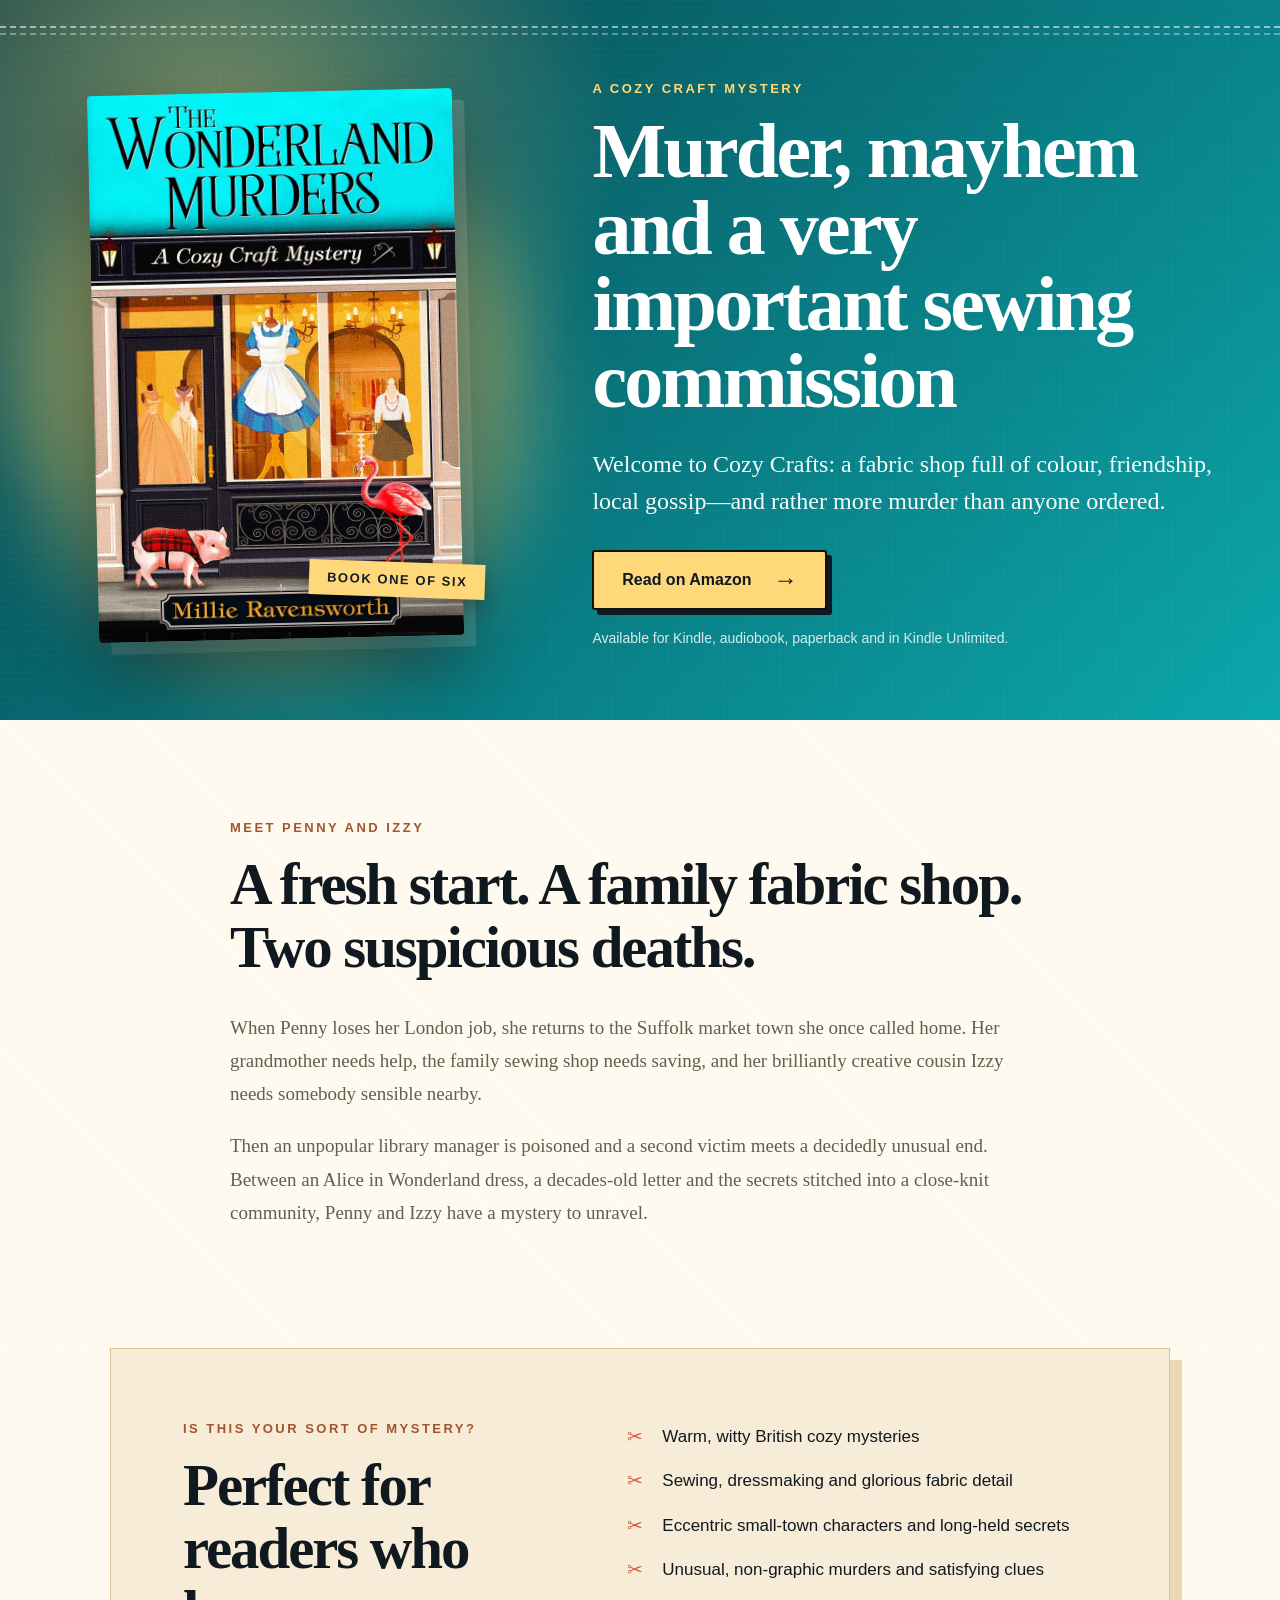
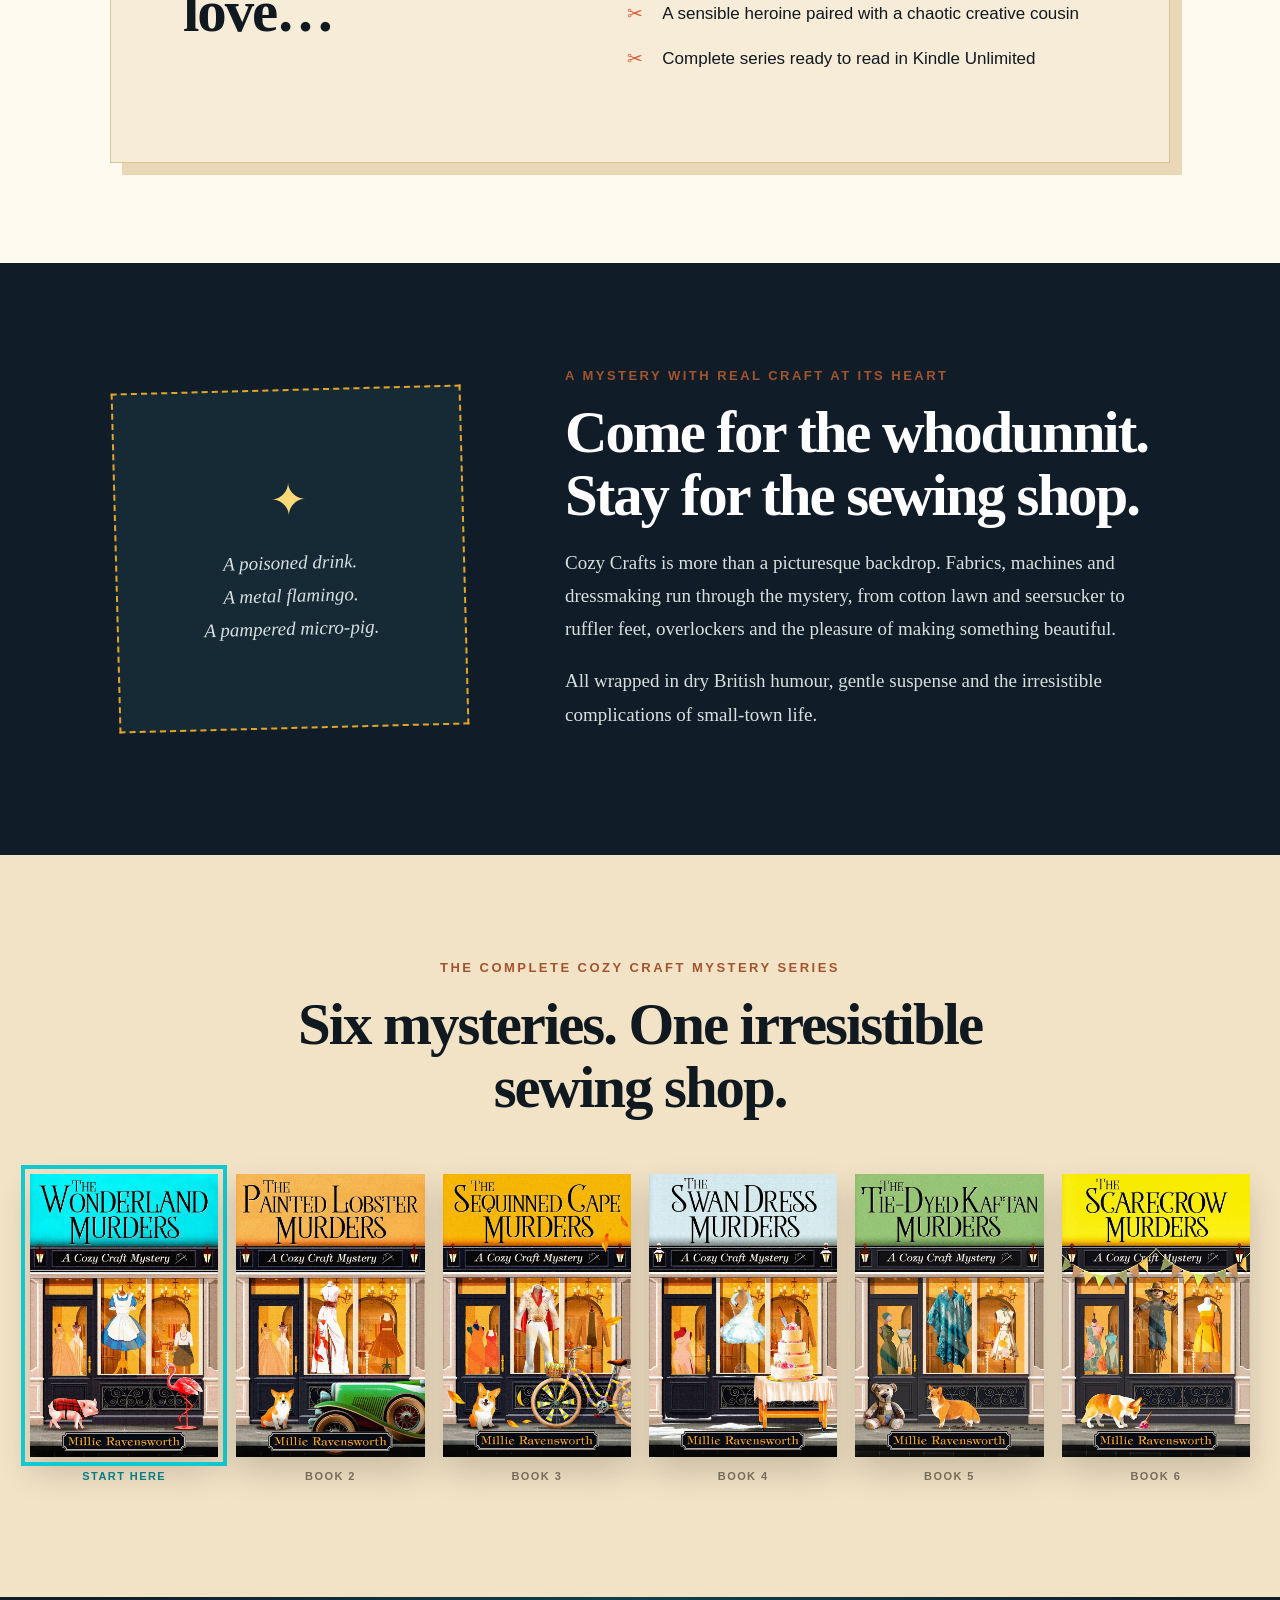
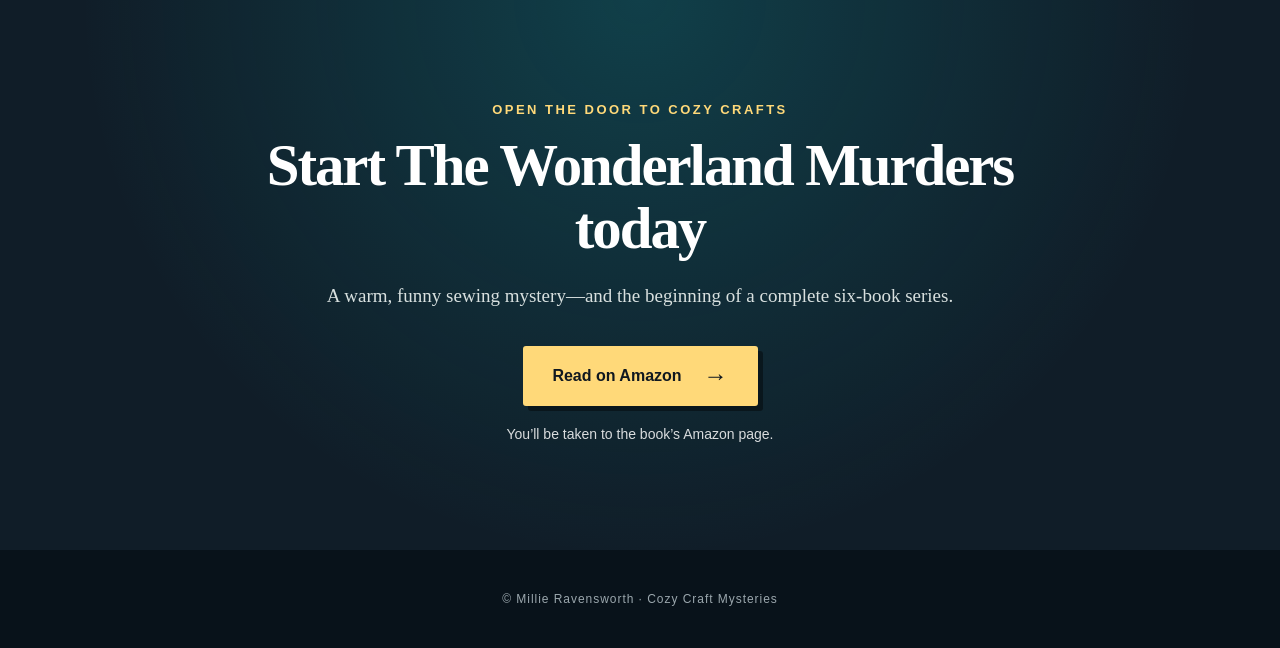
<file: index.html>
<!doctype html>
<html lang="en">
<head>
  <meta charset="utf-8">
  <meta name="viewport" content="width=device-width, initial-scale=1">
  <title>The Wonderland Murders | Millie Ravensworth</title>
  <meta name="description" content="A warm, witty British cozy mystery set in a sewing shop. Start the complete six-book Cozy Craft Mystery series.">
  <meta property="og:title" content="The Wonderland Murders by Millie Ravensworth">
  <meta property="og:description" content="Murder, mayhem and a very important sewing commission.">
  <meta property="og:type" content="book">
  <meta property="og:image" content="https://millie.goodyandgrant.com/images/wonderland.webp">
  <link rel="stylesheet" href="style.css">

  <!-- Meta Pixel Code -->
  <script>
    !function(f,b,e,v,n,t,s)
    {if(f.fbq)return;n=f.fbq=function(){n.callMethod?
    n.callMethod.apply(n,arguments):n.queue.push(arguments)};
    if(!f._fbq)f._fbq=n;n.push=n;n.loaded=!0;n.version='2.0';
    n.queue=[];t=b.createElement(e);t.async=!0;
    t.src=v;s=b.getElementsByTagName(e)[0];
    s.parentNode.insertBefore(t,s)}(window,document,'script',
    'https://connect.facebook.net/en_US/fbevents.js');
    fbq('init', '1675630076082042');
    fbq('track', 'PageView');
  </script>
  <!-- End Meta Pixel Code -->
</head>
<body>
  <noscript><img height="1" width="1" style="display:none" src="https://www.facebook.com/tr?id=1675630076082042&amp;ev=PageView&amp;noscript=1" alt=""></noscript>

  <main>
    <section class="hero">
      <div class="stitch-line stitch-line--top" aria-hidden="true"></div>
      <div class="hero-inner">
        <div class="cover-stage">
          <div class="cover-halo" aria-hidden="true"></div>
          <img class="hero-cover" src="images/wonderland.webp" alt="The Wonderland Murders by Millie Ravensworth" width="731" height="1100">
          <div class="series-tab">Book one of six</div>
        </div>

        <div class="hero-copy">
          <p class="eyebrow">A Cozy Craft Mystery</p>
          <h1>Murder, mayhem and a very important sewing commission</h1>
          <p class="standfirst">Welcome to Cozy Crafts: a fabric shop full of colour, friendship, local gossip—and rather more murder than anyone ordered.</p>
          <a class="amazon-button" href="thank-you-wonderland.html">Read on Amazon <span aria-hidden="true">→</span></a>
          <p class="availability">Available for Kindle, audiobook, paperback and in Kindle Unlimited.</p>
        </div>
      </div>
    </section>

    <section class="promise-section">
      <div class="narrow">
        <p class="section-kicker">Meet Penny and Izzy</p>
        <h2>A fresh start. A family fabric shop. Two suspicious deaths.</h2>
        <p class="lead-copy">When Penny loses her London job, she returns to the Suffolk market town she once called home. Her grandmother needs help, the family sewing shop needs saving, and her brilliantly creative cousin Izzy needs somebody sensible nearby.</p>
        <p>Then an unpopular library manager is poisoned and a second victim meets a decidedly unusual end. Between an Alice in Wonderland dress, a decades-old letter and the secrets stitched into a close-knit community, Penny and Izzy have a mystery to unravel.</p>
      </div>
    </section>

    <section class="reader-section">
      <div class="reader-card">
        <div>
          <p class="section-kicker">Is this your sort of mystery?</p>
          <h2>Perfect for readers who love…</h2>
        </div>
        <ul>
          <li>Warm, witty British cozy mysteries</li>
          <li>Sewing, dressmaking and glorious fabric detail</li>
          <li>Eccentric small-town characters and long-held secrets</li>
          <li>Unusual, non-graphic murders and satisfying clues</li>
          <li>A sensible heroine paired with a chaotic creative cousin</li>
          <li>Complete series ready to read in Kindle Unlimited</li>
        </ul>
      </div>
    </section>

    <section class="details-section">
      <div class="details-grid">
        <div class="flamingo-card" aria-hidden="true">
          <span class="flamingo">✦</span>
          <p>A poisoned drink.<br>A metal flamingo.<br>A pampered micro-pig.</p>
        </div>
        <div>
          <p class="section-kicker">A mystery with real craft at its heart</p>
          <h2>Come for the whodunnit. Stay for the sewing shop.</h2>
          <p>Cozy Crafts is more than a picturesque backdrop. Fabrics, machines and dressmaking run through the mystery, from cotton lawn and seersucker to ruffler feet, overlockers and the pleasure of making something beautiful.</p>
          <p>All wrapped in dry British humour, gentle suspense and the irresistible complications of small-town life.</p>
        </div>
      </div>
    </section>

    <section class="series-section">
      <div class="series-heading">
        <p class="section-kicker">The complete Cozy Craft Mystery series</p>
        <h2>Six mysteries. One irresistible sewing shop.</h2>
      </div>
      <div class="book-row">
        <figure class="book-card book-card--first">
          <img src="images/wonderland.webp" alt="The Wonderland Murders" width="500" height="752" loading="lazy">
          <figcaption>Start here</figcaption>
        </figure>
        <figure class="book-card">
          <img src="images/painted-lobster.webp" alt="The Painted Lobster Murders" width="500" height="752" loading="lazy">
          <figcaption>Book 2</figcaption>
        </figure>
        <figure class="book-card">
          <img src="images/sequinned-cape.webp" alt="The Sequinned Cape Murders" width="500" height="752" loading="lazy">
          <figcaption>Book 3</figcaption>
		  </figure>
        <figure class="book-card">
          <img src="images/swan-dress.webp" alt="The Swan Dress Murders" width="500" height="752" loading="lazy">
          <figcaption>Book 4</figcaption>
        </figure>
        <figure class="book-card">
          <img src="images/tie-dyed-kaftan.webp" alt="The Tie-Dyed Kaftan Murders" width="500" height="752" loading="lazy">
          <figcaption>Book 5</figcaption>
        </figure>
        <figure class="book-card">
          <img src="images/scarecrow.webp" alt="The Scarecrow Murders" width="500" height="752" loading="lazy">
          <figcaption>Book 6</figcaption>
    
        </figure>
      </div>
    </section>

    <section class="final-cta">
      <div>
        <p class="eyebrow">Open the door to Cozy Crafts</p>
        <h2>Start The Wonderland Murders today</h2>
        <p>A warm, funny sewing mystery—and the beginning of a complete six-book series.</p>
        <a class="amazon-button amazon-button--dark" href="thank-you-wonderland.html">Read on Amazon <span aria-hidden="true">→</span></a>
        <p class="availability">You’ll be taken to the book’s Amazon page.</p>
      </div>
    </section>
  </main>

  <footer><p>© Millie Ravensworth · Cozy Craft Mysteries</p></footer>
</body>
</html>
</file>
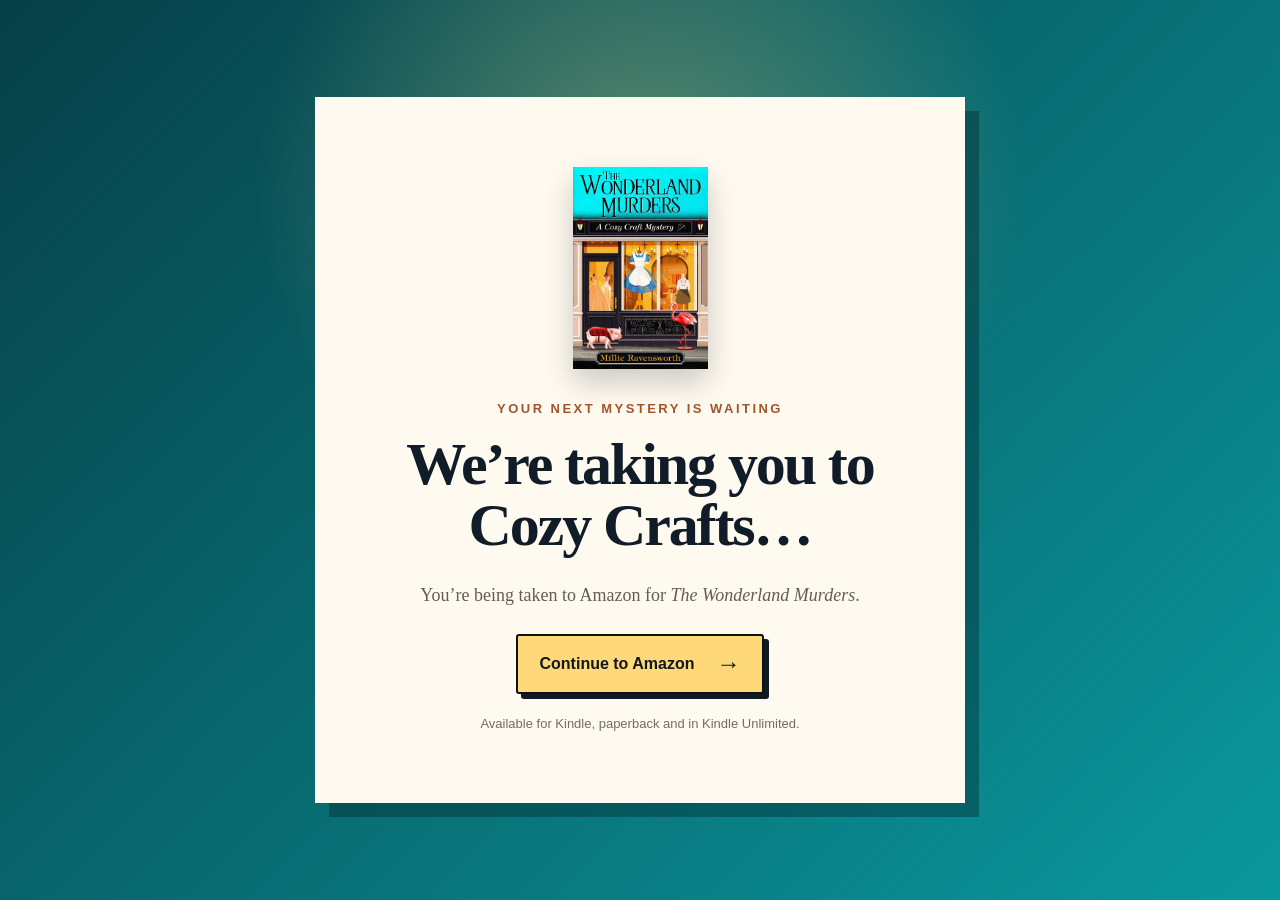
<file: thank-you-wonderland.html>
<!doctype html>
<html lang="en">
<head>
  <meta charset="utf-8">
  <meta name="viewport" content="width=device-width, initial-scale=1">
  <title>Taking you to Amazon | The Wonderland Murders</title>
  <meta name="robots" content="noindex">
  <link rel="stylesheet" href="style.css">

  <!-- Meta Pixel Code -->
  <script>
    !function(f,b,e,v,n,t,s)
    {if(f.fbq)return;n=f.fbq=function(){n.callMethod?
    n.callMethod.apply(n,arguments):n.queue.push(arguments)};
    if(!f._fbq)f._fbq=n;n.push=n;n.loaded=!0;n.version='2.0';
    n.queue=[];t=b.createElement(e);t.async=!0;
    t.src=v;s=b.getElementsByTagName(e)[0];
    s.parentNode.insertBefore(t,s)}(window,document,'script',
    'https://connect.facebook.net/en_US/fbevents.js');
    fbq('init', '1675630076082042');
    fbq('track', 'PageView');
    fbq('trackCustom', 'MillieAmazonClick', {
      book: 'The Wonderland Murders',
      series: 'Cozy Craft Mysteries'
    });
  </script>
  <!-- End Meta Pixel Code -->
</head>
<body>
  <noscript><img height="1" width="1" style="display:none" src="https://www.facebook.com/tr?id=1675630076082042&amp;ev=PageView&amp;noscript=1" alt=""></noscript>

  <main class="redirect-page">
    <div class="redirect-card">
      <img src="images/wonderland.webp" alt="The Wonderland Murders" width="170" height="256">
      <p class="eyebrow">Your next mystery is waiting</p>
      <h1>We’re taking you to Cozy Crafts…</h1>
      <p>You’re being taken to Amazon for <em>The Wonderland Murders</em>.</p>
      <a class="amazon-button" href="https://readerlinks.com/l/5546287">Continue to Amazon <span aria-hidden="true">→</span></a>
      <p class="redirect-note">Available for Kindle, paperback and in Kindle Unlimited.</p>
    </div>
  </main>

  <script>
    window.setTimeout(function () {
      window.location.assign('https://readerlinks.com/l/5546287');
    }, 1800);
  </script>
</body>
</html>
</file>
<file: style.css>
:root {
  --ink: #101820;
  --navy: #101d28;
  --navy-soft: #1b2c38;
  --cream: #fffaf0;
  --paper: #f7ecd7;
  --gold: #e4a427;
  --gold-light: #ffd979;
  --turquoise: #12c9cf;
  --coral: #d75c3f;
  --muted: #665d51;
}

* {
  box-sizing: border-box;
}

html {
  scroll-behavior: smooth;
}

body {
  margin: 0;
  background: var(--cream);
  color: var(--ink);
  font-family: Georgia, "Times New Roman", serif;
}

a {
  color: inherit;
}

.hero {
  position: relative;
  overflow: hidden;
  background:
    radial-gradient(circle at 16% 18%, rgba(255, 217, 121, 0.44), transparent 26rem),
    linear-gradient(135deg, #073f47 0%, #08727a 48%, #0aa8ac 100%);
  color: white;
}

.hero::after {
  content: "";
  position: absolute;
  inset: 0;
  opacity: 0.14;
  pointer-events: none;
  background-image:
    repeating-linear-gradient(0deg, transparent 0 5px, rgba(255,255,255,.35) 6px),
    repeating-linear-gradient(90deg, transparent 0 6px, rgba(0,0,0,.22) 7px);
}

.stitch-line {
  position: absolute;
  z-index: 2;
  left: 0;
  right: 0;
  height: 9px;
  border-top: 2px dashed rgba(255,255,255,.55);
  border-bottom: 2px dashed rgba(255,255,255,.35);
}

.stitch-line--top {
  top: 26px;
}

.hero-inner {
  position: relative;
  z-index: 1;
  width: min(1160px, calc(100% - 40px));
  min-height: 720px;
  margin: auto;
  padding: 80px 0 70px;
  display: grid;
  grid-template-columns: minmax(300px, 430px) minmax(360px, 1fr);
  align-items: center;
  gap: clamp(50px, 8vw, 110px);
}

.cover-stage {
  position: relative;
  justify-self: center;
}

.cover-halo {
  position: absolute;
  inset: 7% -18% -5%;
  background: rgba(255, 210, 97, .46);
  filter: blur(45px);
  border-radius: 50%;
}

.hero-cover {
  position: relative;
  display: block;
  width: min(365px, 75vw);
  height: auto;
  border-radius: 4px;
  box-shadow: 0 30px 70px rgba(0, 18, 23, .52), 12px 12px 0 rgba(255,255,255,.15);
  transform: rotate(-1.3deg);
}

.series-tab {
  position: absolute;
  right: -28px;
  bottom: 42px;
  background: var(--gold-light);
  color: var(--navy);
  padding: 11px 18px;
  font: 800 13px/1 Arial, sans-serif;
  text-transform: uppercase;
  letter-spacing: .12em;
  transform: rotate(2deg);
  box-shadow: 0 8px 18px rgba(0,0,0,.25);
}

.eyebrow,
.section-kicker {
  margin: 0 0 17px;
  font: 800 13px/1.2 Arial, sans-serif;
  text-transform: uppercase;
  letter-spacing: .19em;
}

.eyebrow {
  color: var(--gold-light);
}

.section-kicker {
  color: #a2552d;
}

h1,
h2 {
  margin: 0;
  font-weight: 600;
  letter-spacing: -.035em;
}

.hero h1 {
  max-width: 650px;
  font-size: clamp(46px, 6.3vw, 78px);
  line-height: .98;
  text-wrap: balance;
}

.standfirst {
  max-width: 660px;
  margin: 27px 0 31px;
  color: #f6fcfa;
  font-size: clamp(19px, 2.1vw, 24px);
  line-height: 1.52;
}

.amazon-button {
  display: inline-flex;
  align-items: center;
  justify-content: center;
  gap: 22px;
  min-width: 235px;
  padding: 16px 22px;
  border: 2px solid #111;
  border-radius: 3px;
  background: var(--gold-light);
  color: #101820;
  box-shadow: 5px 5px 0 #101820;
  text-decoration: none;
  font: 800 16px/1 Arial, sans-serif;
  transition: transform .18s ease, box-shadow .18s ease, background .18s ease;
}

.amazon-button:hover,
.amazon-button:focus-visible {
  transform: translate(2px, 2px);
  box-shadow: 3px 3px 0 #101820;
  background: #ffe59b;
}

.amazon-button span {
  font-size: 24px;
}

.amazon-button--dark {
  border-color: var(--gold-light);
  background: var(--gold-light);
  box-shadow: 5px 5px 0 rgba(0,0,0,.42);
}

.availability {
  margin: 18px 0 0;
  font: 14px/1.5 Arial, sans-serif;
  color: rgba(255,255,255,.84);
}

.promise-section {
  padding: 100px 20px;
  background:
    linear-gradient(rgba(255,250,240,.95), rgba(255,250,240,.95)),
    repeating-linear-gradient(45deg, #d8c39c 0 1px, transparent 1px 8px);
}

.narrow {
  max-width: 820px;
  margin: auto;
}

.promise-section h2,
.reader-section h2,
.details-section h2,
.series-section h2,
.final-cta h2 {
  font-size: clamp(36px, 4.6vw, 60px);
  line-height: 1.07;
}

.promise-section p:not(.section-kicker),
.details-section p:not(.section-kicker),
.final-cta p:not(.eyebrow):not(.availability) {
  font-size: 19px;
  line-height: 1.75;
  color: var(--muted);
}

.lead-copy {
  margin-top: 32px;
}

.reader-section {
  padding: 0 20px 100px;
  background: var(--cream);
}

.reader-card {
  max-width: 1060px;
  margin: auto;
  padding: clamp(35px, 6vw, 72px);
  border: 1px solid #d9c39d;
  background: var(--paper);
  box-shadow: 12px 12px 0 #ead7b5;
  display: grid;
  grid-template-columns: .9fr 1.1fr;
  gap: 60px;
  align-items: start;
}

.reader-card ul {
  margin: 3px 0 0;
  padding: 0;
  list-style: none;
  font: 17px/1.55 Arial, sans-serif;
}

.reader-card li {
  position: relative;
  padding: 0 0 18px 35px;
}

.reader-card li::before {
  content: "✂";
  position: absolute;
  left: 0;
  top: -2px;
  color: var(--coral);
  font-size: 19px;
}

.details-section {
  background: var(--navy);
  color: white;
  padding: 105px 20px;
}

.details-grid {
  width: min(1050px, 100%);
  margin: auto;
  display: grid;
  grid-template-columns: 350px 1fr;
  gap: clamp(45px, 8vw, 100px);
  align-items: center;
}

.details-section p:not(.section-kicker) {
  color: #d8e0df;
}

.flamingo-card {
  min-height: 340px;
  padding: 48px 35px;
  border: 2px dashed var(--gold);
  display: grid;
  place-content: center;
  text-align: center;
  background: #162a36;
  transform: rotate(-1.5deg);
}

.flamingo-card .flamingo {
  color: var(--gold-light);
  font-size: 45px;
}

.flamingo-card p {
  margin: 20px 0 0;
  font: italic 24px/1.55 Georgia, serif;
}

.series-section {
  padding: 105px 20px 115px;
  background: #f2e3c7;
}

.series-heading {
  max-width: 850px;
  margin: 0 auto 55px;
  text-align: center;
}

.book-row {
  width: min(1220px, 100%);
  margin: auto;
  display: grid;
  grid-template-columns: repeat(6, 1fr);
  gap: 18px;
  align-items: end;
}

.book-card {
  margin: 0;
  text-align: center;
}

.book-card img {
  width: 100%;
  height: auto;
  display: block;
  box-shadow: 0 15px 30px rgba(48, 38, 23, .2);
  transition: transform .2s ease;
}

.book-card:hover img {
  transform: translateY(-7px);
}

.book-card figcaption {
  margin-top: 14px;
  color: #776b59;
  font: 700 11px/1 Arial, sans-serif;
  letter-spacing: .13em;
  text-transform: uppercase;
}

.book-card--first img {
  outline: 4px solid var(--turquoise);
  outline-offset: 5px;
}

.book-card--first figcaption {
  color: #007c83;
}

.final-cta {
  padding: 105px 20px;
  text-align: center;
  background:
    radial-gradient(circle at 50% 0%, rgba(18,201,207,.2), transparent 35rem),
    var(--navy);
  color: white;
}

.final-cta > div {
  max-width: 760px;
  margin: auto;
}

.final-cta p:not(.eyebrow):not(.availability) {
  color: #d8e0df;
}

.final-cta .amazon-button {
  margin-top: 15px;
}

footer {
  padding: 28px 20px;
  background: #08121a;
  color: #9ba7ad;
  text-align: center;
  font: 12px/1.5 Arial, sans-serif;
  letter-spacing: .08em;
}

.redirect-page {
  min-height: 100vh;
  display: grid;
  place-items: center;
  padding: 35px 20px;
  background:
    radial-gradient(circle at 50% 20%, rgba(255,217,121,.32), transparent 24rem),
    linear-gradient(135deg, #073f47, #0a989d);
}

.redirect-card {
  width: min(650px, 100%);
  padding: clamp(35px, 7vw, 70px);
  background: var(--cream);
  color: var(--navy);
  text-align: center;
  box-shadow: 14px 14px 0 rgba(2,29,34,.36);
}

.redirect-card img {
  width: 135px;
  height: auto;
  margin: 0 auto 28px;
  box-shadow: 0 13px 28px rgba(0,0,0,.2);
}

.redirect-card .eyebrow {
  color: #a2552d;
}

.redirect-card h1 {
  font-size: clamp(38px, 6vw, 60px);
  line-height: 1.03;
}

.redirect-card > p:not(.eyebrow):not(.redirect-note) {
  margin: 24px auto;
  color: var(--muted);
  font-size: 18px;
  line-height: 1.6;
}

.redirect-note {
  margin: 20px 0 0;
  color: #746c61;
  font: 13px/1.5 Arial, sans-serif;
}

@media (max-width: 900px) {
  .hero-inner {
    grid-template-columns: 1fr;
    text-align: center;
    padding-top: 90px;
  }

  .hero-copy {
    display: flex;
    flex-direction: column;
    align-items: center;
  }

  .reader-card,
  .details-grid {
    grid-template-columns: 1fr;
  }

  .flamingo-card {
    min-height: 240px;
  }

  .book-row {
    grid-template-columns: repeat(3, 1fr);
    row-gap: 42px;
  }
}

@media (max-width: 560px) {
  .hero-inner {
    width: min(100% - 28px, 1160px);
    gap: 48px;
  }

  .hero-cover {
    width: min(285px, 73vw);
  }

  .series-tab {
    right: -10px;
    bottom: 28px;
  }

  .hero h1 {
    font-size: 43px;
  }

  .standfirst {
    font-size: 18px;
  }

  .promise-section,
  .details-section,
  .series-section,
  .final-cta {
    padding-top: 75px;
    padding-bottom: 75px;
  }

  .reader-section {
    padding-bottom: 75px;
  }

  .reader-card {
    padding: 34px 25px;
    gap: 35px;
  }

  .book-row {
    grid-template-columns: repeat(2, 1fr);
    gap: 34px 17px;
  }
}

@media (prefers-reduced-motion: reduce) {
  html {
    scroll-behavior: auto;
  }

  *,
  *::before,
  *::after {
    transition-duration: .01ms !important;
  }
}
</file>
